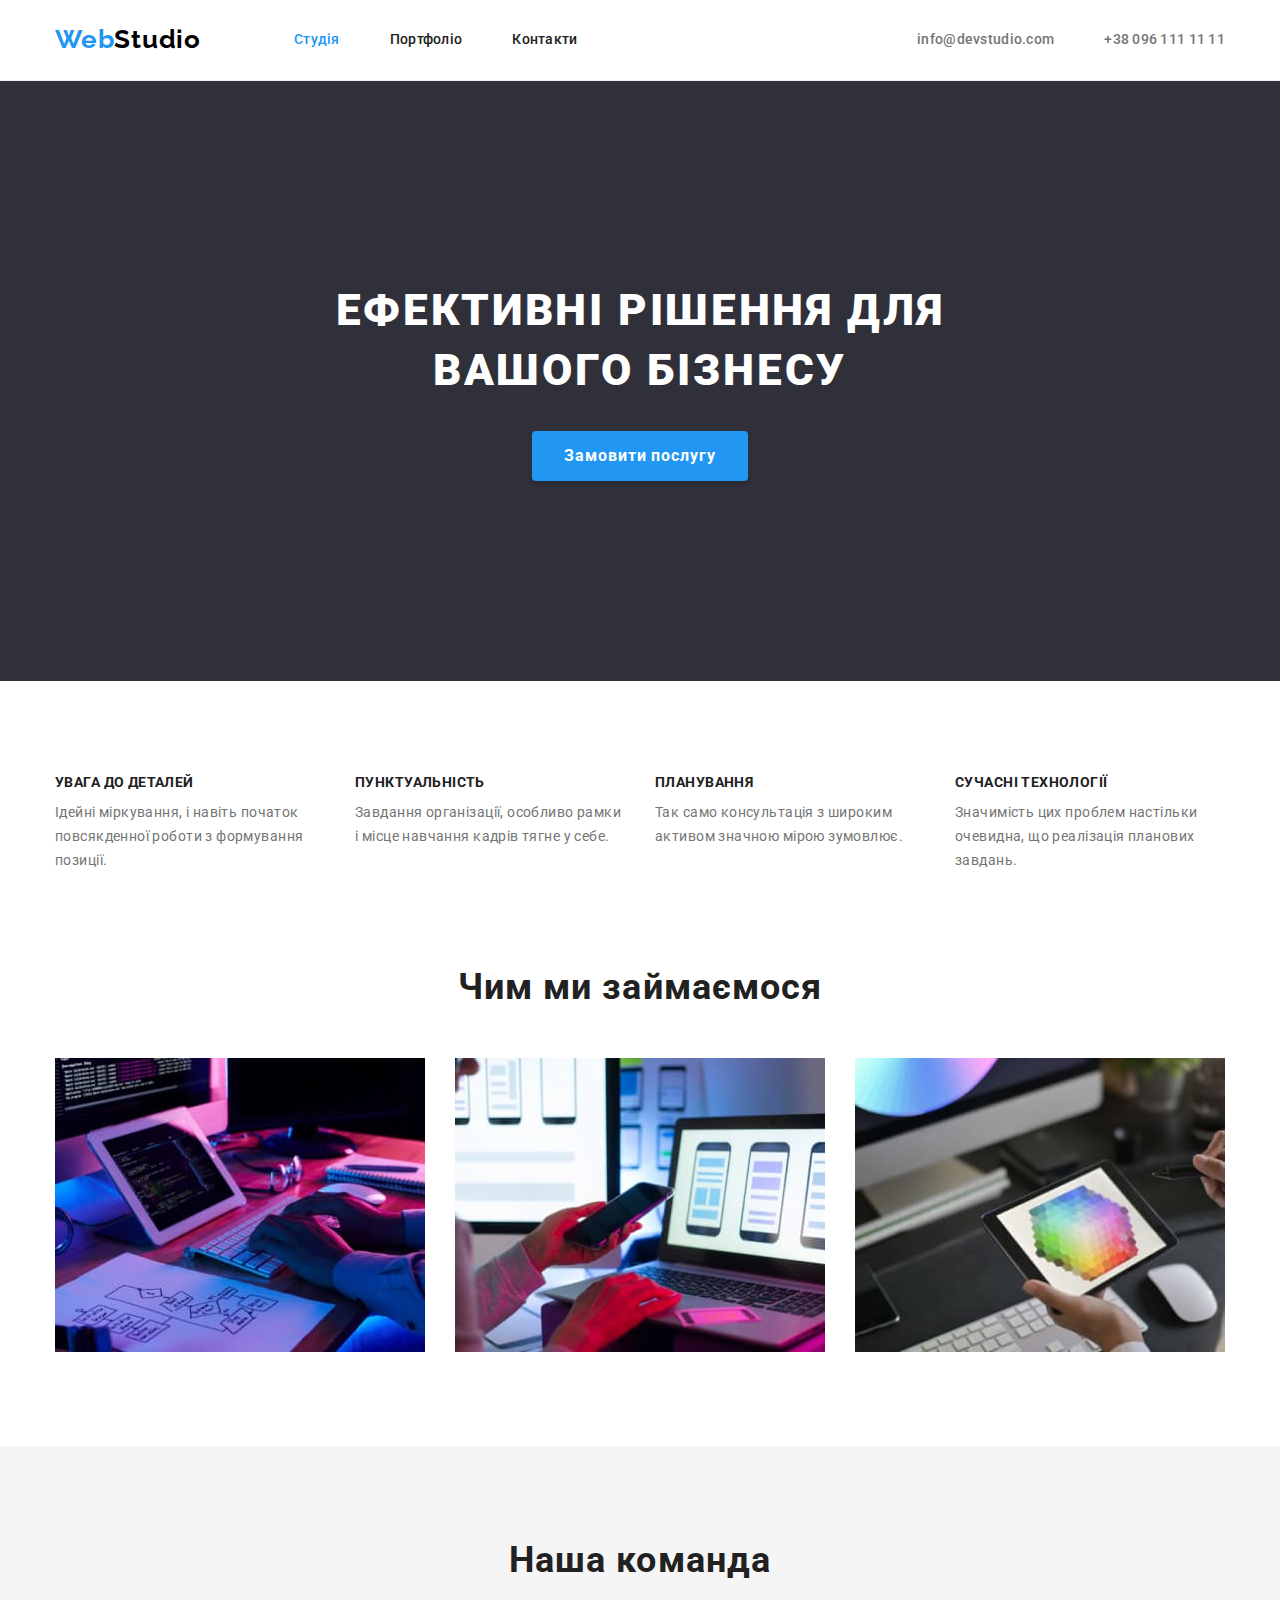
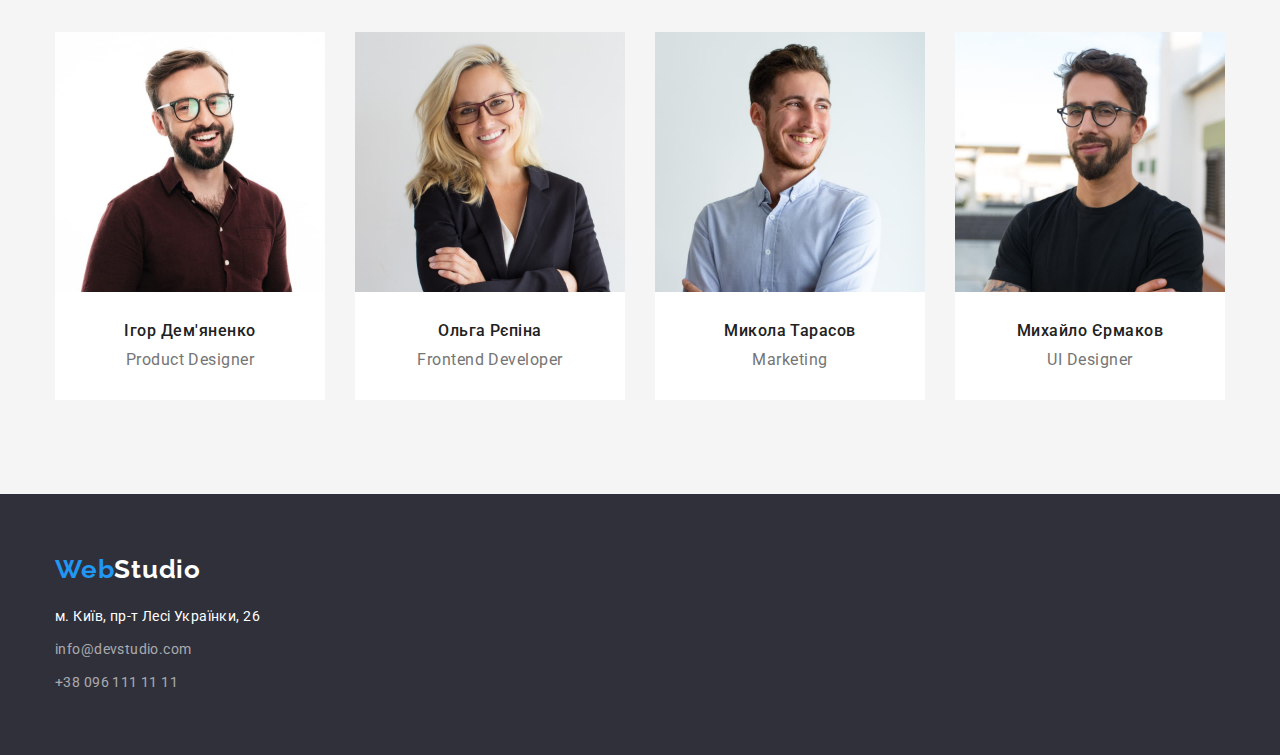
<file: index.html>
<!DOCTYPE html>
<html lang="uk">

<head>
  <meta charset="UTF-8" />
  <meta http-equiv="X-UA-Compatible" content="IE=edge" />
  <meta name="viewport" content="width=device-width, initial-scale=1.0" />
  <link rel="preconnect" href="https://fonts.googleapis.com" />
  <link rel="preconnect" href="https://fonts.gstatic.com" crossorigin />
  <link href="https://fonts.googleapis.com/css2?family=Raleway:wght@700&family=Roboto:wght@400;500;700;900&display=swap"
    rel="stylesheet" />
  <link rel="stylesheet" href="https://cdn.jsdelivr.net/npm/modern-normalize@1.1.0/modern-normalize.min.css" />
  <link rel="stylesheet" href="./css/styles.css" />
  <title>Студія</title>
</head>

<body>
  <header class="page-header">
    <div class="container page-header-container">
      <nav class="page-nav">
        <a class="logo logo-header" href="./index.html">Web<span class="logo-beginning">Studio</span>
        </a>
        <ul class="list-nav">
          <li class="nav-item">
            <a href="./index.html" class="list-nav-item item current">Студія</a>
          </li>
          <li class="nav-item">
            <a href="./portfolio.html" class="list-nav-item item">Портфоліо</a>
          </li>
          <li class="nav-item">
            <a href="" class="list-nav-item item">Контакти</a>
          </li>
        </ul>
      </nav>
      <ul class="list-contacts">
        <li class="nav-item">
          <a href="mailto:info@devstudio.com" class="list-contacts-item item">info@devstudio.com</a>
        </li>
        <li class="nav-item">
          <a href="tel:+380961111111" class="list-contacts-item item">+38 096 111 11 11</a>
        </li>
      </ul>
    </div>
  </header>

  <main id="Студія">
    <section class="hero">
      <div class="container">
        <h1 class="hero-title">Ефективні рішення для вашого бізнесу</h1>
        <button type="button" class="hero-btn">Замовити послугу</button>
      </div>
    </section>
    <section class="section">
      <div class="container advantage">
        <h2 class="visually-hidden">Наші особливості</h2>
        <ul class="advantages-list">
          <li class="advantage-item">
            <h3 class="advantage-title">Увага до деталей</h3>
            <p class="advantage-text">
              Ідейні міркування, і навіть початок повсякденної роботи з
              формування позиції.
            </p>
          </li>
          <li class="advantage-item">
            <h3 class="advantage-title">Пунктуальність</h3>
            <p class="advantage-text">
              Завдання організації, особливо рамки і місце навчання кадрів
              тягне у себе.
            </p>
          </li>
          <li class="advantage-item">
            <h3 class="advantage-title">Планування</h3>
            <p class="advantage-text">
              Так само консультація з широким активом значною мірою зумовлює.
            </p>
          </li>
          <li class="advantage-item">
            <h3 class="advantage-title">Сучасні технології</h3>
            <p class="advantage-text">
              Значимість цих проблем настільки очевидна, що реалізація
              планових завдань.
            </p>
          </li>
        </ul>
      </div>
    </section>
    <section class="section creation">
      <div class="container">
        <h2 class="title">Чим ми займаємося</h2>
        <ul class="creation-list">
          <li class="creation-list-item">
            <img src="./images/desktop_applications.jpg" alt="Створення десктопних програм" width="370" height="294"
              class="creation-item" />
          </li>
          <li class="creation-list-item">
            <img src="./images/mobile_applications.jpg" alt="Створення мобільних програм" width="370" height="294"
              class="creation-item" />
          </li>
          <li class="creation-list-item">
            <img src="./images/design_solutions.jpg" alt="Створення дизайнерських рішень" width="370" height="294"
              class="creation-item" />
          </li>
        </ul>
      </div>
    </section>
    <section class="section team">
      <div class="container">
        <h2 class="title">Наша команда</h2>
        <ul class="team-list">
          <li class="team-list-item">
            <img src="./images/product_designer.jpg" alt="Портрет дезайнера продукту" width="270" height="260" />
            <div class="team-info">
              <h3 class="team-worker">Ігор Дем'яненко</h3>
              <p lang="en" class="team-jobs">Product Designer</p>
            </div>
          </li>
          <li class="team-list-item">
            <img src="./images/developer.jpg" alt="Портрет розробника" width="270" height="260" />
            <div class="team-info">
              <h3 class="team-worker">Ольга Рєпіна</h3>
              <p lang="en" class="team-jobs">Frontend Developer</p>
            </div>
          </li>
          <li class="team-list-item">
            <img src="./images/marceting.jpg" alt="Портрет маркетолога" width="270" height="260" />
            <div class="team-info">
              <h3 class="team-worker">Микола Тарасов</h3>
              <p lang="en" class="team-jobs">Marketing</p>
            </div>
          </li>
          <li class="team-list-item">
            <img src="./images/ui_designer.jpg" alt="Портрет графічного дизайнера" width="270" height="260" />
            <div class="team-info">
              <h3 class="team-worker">Михайло Єрмаков</h3>
              <p lang="en" class="team-jobs">UI Designer</p>
            </div>
          </li>
        </ul>
      </div>
    </section>
  </main>
  <footer class="end">
    <div class="container">
      <address>
        <a class="logo logo-footer" href="./index.html">Web<span class="logo-end">Studio</span>
        </a>
        <ul class="end-list">
          <li class="end-item">
            <a href="https://goo.gl/maps/i76kAnxAng7i5AZp6" target="_blank" rel="noopener noreferrer nofollow"
              class="end-list-item item maps">м. Київ, пр-т Лесі Українки, 26</a>
          </li>
          <li class="end-item">
            <a href="mailto:info@devstudio.com" class="end-list-item item">info@devstudio.com</a>
          </li>
          <li class="end-item">
            <a href="tel:+380961111111" class="end-list-item item">+38 096 111 11 11</a>
          </li>
        </ul>
      </address>
    </div>
  </footer>
</body>

</html>
</file>
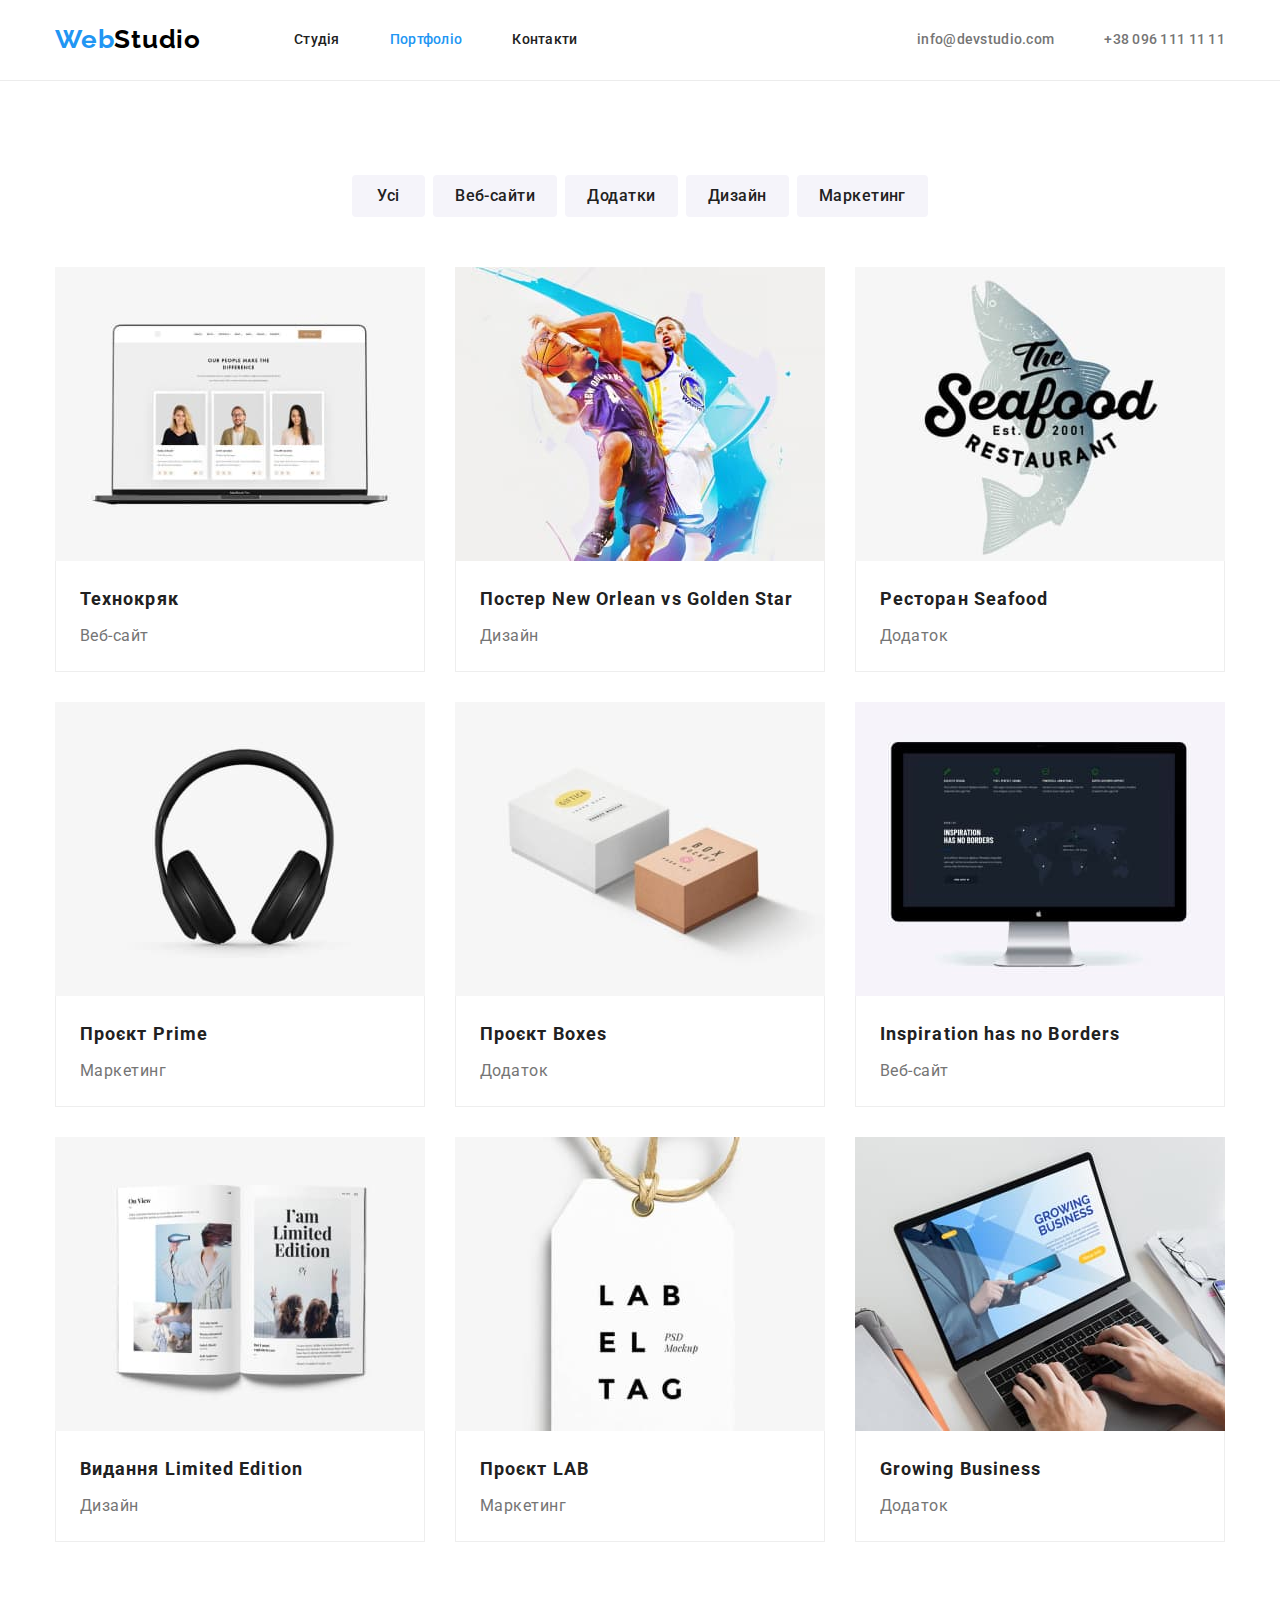
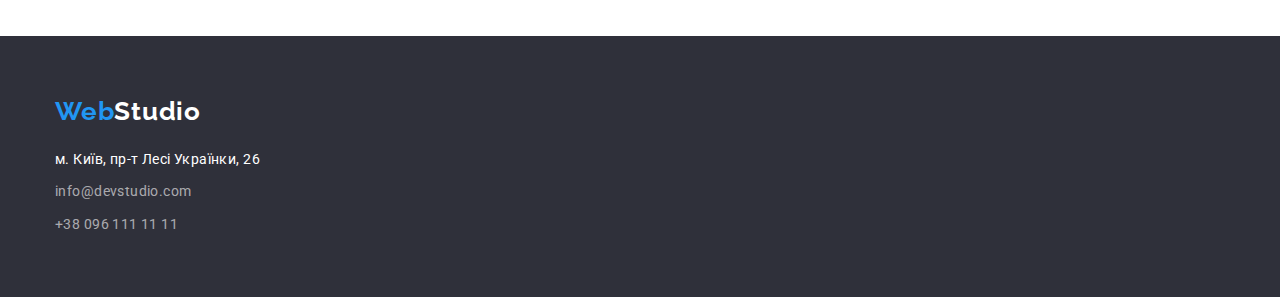
<file: portfolio.html>
<!DOCTYPE html>
<html lang="uk">
  <head>
    <meta charset="UTF-8" />
    <meta http-equiv="X-UA-Compatible" content="IE=edge" />
    <meta name="viewport" content="width=device-width, initial-scale=1.0" />
    <link rel="preconnect" href="https://fonts.googleapis.com" />
    <link rel="preconnect" href="https://fonts.gstatic.com" crossorigin />
    <link
      href="https://fonts.googleapis.com/css2?family=Raleway:wght@700&family=Roboto:wght@400;500;700;900&display=swap"
      rel="stylesheet"
    />
    <link
      rel="stylesheet"
      href="https://cdn.jsdelivr.net/npm/modern-normalize@1.1.0/modern-normalize.min.css"
    />
    <link rel="stylesheet" href="./css/styles.css" />
    <title>Портфоліо</title>
  </head>
  <body>
    <header class="page-header">
      <div class="container page-header-container">
        <nav class="page-nav">
          <a class="logo logo-header" href="./index.html"
            >Web<span class="logo-beginning">Studio</span>
          </a>
          <ul class="list-nav list">
            <li class="nav-item">
              <a href="./index.html" class="list-nav-item item ">Студія</a>
            </li>
            <li class="nav-item">
              <a href="./portfolio.html" class="list-nav-item item current">Портфоліо</a>
            </li>
            <li class="nav-item"><a href="" class="list-nav-item item">Контакти</a></li>
          </ul>
        </nav>
        <ul class="list-contacts list">
          <li class="nav-item">
            <a href="mailto:info@devstudio.com" class="list-contacts-item item"
              >info@devstudio.com</a
            >
          </li>
          <li class="nav-item">
            <a href="tel:+380961111111" class="list-contacts-item item"
              >+38 096 111 11 11</a
            >
          </li>
        </ul>
      </div>
    </header>
    <main>
      <section class=" section">
        <div class="container">
           <h1 class="visually-hidden">Портфоліо</h1>
        <ul class="filter list">
          <li><button type="button" class="filter-btn" >Усі</button></li>
          <li><button type="button" class="filter-btn">Веб-сайти</button></li>
          <li><button type="button" class="filter-btn">Додатки</button></li>
          <li><button type="button" class="filter-btn">Дизайн</button></li>
          <li><button type="button" class="filter-btn">Маркетинг</button></li>
        </ul>
        <ul class="project-list list">
          <li class="project-item">
            <img
              src="./images/technocracy.jpg"
              alt="Ноутбук"
              width="370"
              height="294"
            />
            <div class="card">
               <h2 class="project-title">Технокряк</h2>
               <p class="project-text">Веб-сайт</p>
            </div>
           
          </li>
          <li class="project-item">
            <img
              src="./images/poster.jpg"
              alt="Два боскетболіта"
              width="370"
              height="294"
            />
            <div class="card">
               <h2 class="project-title">Постер New Orlean vs Golden Star</h2>
               <p class="project-text">Дизайн</p>
            </div>

           
          </li>
          <li class="project-item">
            <img
              src="./images/restaurant.jpg"
              alt="Логотип ресторану у вигляді риби"
              width="370"
              height="294"
            />
            <div class="card">
              <h2 class="project-title">Ресторан Seafood</h2>
              <p class="project-text">Додаток</p>
            </div>
          </li>
          <li class="project-item">
            <img
              src="./images/project-prime.jpg"
              alt="Навушники"
              width="370"
              height="294"
            />
            <div class="card">
              <h2 class="project-title">Проєкт Prime</h2>
              <p class="project-text">Маркетинг</p>
            </div>
          </li>
          <li class="project-item">
            <img
              src="./images/project-boxes.jpg"
              alt="Дві коробки"
              width="370"
              height="294"
            />
            <div class="card">
              <h2 class="project-title">Проєкт Boxes</h2>
              <p class="project-text">Додаток</p>
            </div>
          </li>
          <li class="project-item">
            <img
              src="./images/inspirations-has-no-borders.jpg"
              alt="Монітор компьютера"
              width="370"
              height="294"
            />
            <div class="card">
              <h2 class="project-title">Inspiration has no Borders</h2>
              <p class="project-text">Веб-сайт</p>
            </div>
          </li>
          <li class="project-item">
            <img
              src="./images/edition.jpg"
              alt="Журнал"
              width="370"
              height="294"
            />
            <div class="card">
                <h2 class="project-title">Видання Limited Edition</h2>
                <p class="project-text">Дизайн</p>
            </div>
          </li>
          <li class="project-item">
            <img
              src="./images/project-lab.jpg"
              alt="Бірка"
              width="370"
              height="294"
            />
            <div class="card">
              <h2 class="project-title">Проєкт LAB</h2>
              <p class="project-text">Маркетинг</p>
            </div>
          </li>
          <li class="project-item">
            <img
              src="./images/growing-business.jpg"
              alt="Ноутбук"
              width="370"
              height="294"
            />
            <div class="card">
              <h2 class="project-title">Growing Business</h2>
              <p class="project-text">Додаток</p>
            </div>
          </li class="project-item">
        </ul>
        </div>
       
      </section>
    </main>
   <footer class="end">

     <div class="container">
       <address>
        <a class="logo logo-footer" href="./index.html"
          >Web<span class="logo-end">Studio</span>
        </a>
        <ul class="end-list list">
          <li class="end-item">
            <a
              href="https://goo.gl/maps/i76kAnxAng7i5AZp6"
              target="_blank"
              rel="noopener noreferrer nofollow"
              class="end-list-item item maps"
              >м. Київ, пр-т Лесі Українки, 26</a
            >
          </li>
          <li class="end-item">
            <a href="mailto:info@devstudio.com" class="end-list-item item"
              >info@devstudio.com</a
            >
          </li>
          <li class="end-item">
            <a href="tel:+380961111111" class="end-list-item item"
              >+38 096 111 11 11</a
            >
          </li>
        </ul>
      </address>
     </div>
    </footer>
  </body>
</html>
</file>
<file: css/styles.css>
:root {
    --accent-color: #2196F3;
    --primari-text-color-teme-dark: #ffffff;
    --secondary-text-color-teme-dark: rgba(255, 255, 255, 0.6);
    --primari-text-color-teme-light: #757575;
    --secondary-text-color-teme-light: #212121;
    --fon-teme-dark: #2F303A;
    --fon-teme-light: #F5F5F5;
    --color-logo-header: #000;
    --color-logo-footer: #fff;
    --color-btn-active: #188CE8;
    --color-btn: #F5F4FA;
    --color-boody: #ffffff;
    --normal-font-weding: font-weight: 400;

}

h1,
h2,
h3,
p {
    margin-top: 0;
    margin-bottom: 0;
}

ul {
    margin-top: 0;
    margin-bottom: 0;
    padding-left: 0;
    list-style: none;
}

img {
    display: block;
    min-width: 100%;
    height: auto;
}

body {
    font-family: 'Roboto', sans-serif;
    background-color: var(--color-boody);
    color: var(--primari-text-color-teme-light);
    font-weight: var(--normal-font-weding);

}

.container {
    width: 1200px;
    margin-left: auto;
    margin-right: auto;
    padding-left: 15px;
    padding-right: 15px;

}

/* HEADER */
.page-header {
    border-bottom: 1px solid #ECECEC;
}

.logo {
    font-family: 'Raleway', sans-serif;
    font-weight: 700;
    font-size: 26px;
    line-height: 1.2;
    letter-spacing: 0.03em;
    color: var(--accent-color);
    text-decoration: none;

}

.logo-header {
    margin-right: 93px;
}


.logo-beginning {
    color: var(--color-logo-header);
}

.item {
    text-decoration: none;

}

.logo-header,
.list-nav-item,
.list-contacts-item {
    padding-top: 24px;
    padding-bottom: 25px;
}

.page-nav,
.page-header-container,
.list-nav,
.list-contacts {
    display: flex;
    align-items: center;

}

.page-header-container,
.list-nav,
.list-contacts {
    column-gap: 50px;

}


.list-contacts {
    margin-left: auto;
}

.list-nav,
.list-contacts {
    font-weight: 500;
    font-size: 14px;
    line-height: 1.14;
    letter-spacing: 0.02em;
}

.list-nav-item {
    color: var(--secondary-text-color-teme-light);
}

.list-contacts-item {
    color: var(--primari-text-color-teme-light);
}

.list-nav-item:hover,
.list-nav-item:focus {
    color: var(--accent-color);
}

.list-contacts-item:hover,
.list-contacts-item:focus {
    color: var(--accent-color);

}

.list-nav .item.current {
    color: var(--accent-color);
}

/* HERO */
.hero {
    padding-top: 200px;
    padding-bottom: 200px;
    background-color: var(--fon-teme-dark);
    text-align: center;
}

.hero-title {
    margin-bottom: 30px;
    width: 700px;
    margin-left: auto;
    margin-right: auto;


    font-weight: 900;
    font-size: 44px;
    line-height: 1.36;
    letter-spacing: 0.06em;
    text-transform: uppercase;
    color: var(--primari-text-color-teme-dark);
}

.title {
    text-align: center;
    margin-bottom: 50px;
    font-weight: 700;
    font-size: 36px;
    line-height: 1.16;
    letter-spacing: 0.03em;
    color: var(--secondary-text-color-teme-light);
}

.hero-btn {
    padding-top: 10px;
    padding-bottom: 10px;
    padding-left: 32px;
    padding-right: 32px;


    font-weight: 700;
    font-size: 16px;
    line-height: 1.87;
    letter-spacing: 0.06em;
    cursor: pointer;
    background-color: var(--accent-color);
    color: var(--primari-text-color-teme-dark);
    border: 0;
    box-shadow: 0px 4px 4px rgba(0, 0, 0, 0.15);
    border-radius: 4px;
    border-color: transparent;


}

.hero-btn:hover,
.hero-btn:focus {
    background-color: var(--color-btn-active);
}

/* ADVANTAGES */
.section {
    padding-top: 94px;
    padding-bottom: 94px;
}

.advantages-list {
    display: flex;
}

.advantage-item {
    width: calc((100% - 90px) / 4);
    margin-right: 30px;
}

.advantage-item:nth-child(4n) {
    margin-right: 0;
}


.visually-hidden {
    position: absolute;
    white-space: nowrap;
    width: 1px;
    height: 1px;
    overflow: hidden;
    border: 0;
    padding: 0;
    clip: rect(0 0 0 0);
    clip-path: inset(50%);
    margin: -1px;
}

.advantage-title {
    margin-bottom: 10px;
    font-weight: 700;
    font-size: 14px;
    line-height: 1.14;
    letter-spacing: 0.03em;
    text-transform: uppercase;
    color: var(--secondary-text-color-teme-light);

}

.advantage-text {
    font-size: 14px;
    line-height: 1.71;
    letter-spacing: 0.03em;
}

/* CREATION */
.creation {
    padding-top: 0;
}

.creation-list {
    display: flex;
}

.creation-list-item {
    width: calc((100% - 60px) / 3);
    margin-right: 30px;
}

.creation-list-item:nth-child(3n) {
    margin-right: 0;
}


/* TEAM */
.team {
    text-align: center;
    background: #F5F5F5;

}

.team-list {
    display: flex;
    /* gap: 30px; */
}

.team-list-item {
    width: calc((100%-90px) / 4);
    margin-right: 30px;
    background: #fff;
}

.team-list-item:nth-child(4n) {
    margin-right: 0;
}

.team-worker {
    margin-bottom: 10px;
    font-weight: 500;
    font-size: 16px;
    line-height: 1.18;
    letter-spacing: 0.03em;
    color: var(--secondary-text-color-teme-light);
}

.team-jobs {
    font-size: 16px;
    line-height: 1.18;
    letter-spacing: 0.03em;
}

.team-info {
    padding-top: 30px;
    padding-right: 30px;
    padding-left: 30px;
    padding-bottom: 30px;

}

/* FOOTER */
address {
    font-style: normal;
}

.end {
    padding-top: 60px;
    padding-bottom: 60px;
    background-color: var(--fon-teme-dark);
}

.logo-footer {
    display: inline-block;
    margin-bottom: 20px;
}

.logo-end {
    color: var(--color-logo-footer);
}


.end-list-item {
    font-size: 14px;
    line-height: 1.71;
    letter-spacing: 0.03em;
    color: var(--secondary-text-color-teme-dark);

}

.end-item:not(:last-child) {
    margin-bottom: 9px;

}

.end-list-item:hover,
.end-list-item:focus {
    color: var(--accent-color);
}

.maps {
    color: var(--primari-text-color-teme-dark);

}

/* PORTFOLIO */

.filter {
    margin-bottom: 50px;
    display: flex;
    justify-content: center;
    column-gap: 8px;


}

.filter-btn {
    min-width: 73px;
    padding-top: 6px;
    padding-bottom: 6px;
    padding-left: 20px;
    padding-right: 20px;
    font-weight: 500;
    font-size: 16px;
    line-height: 1.62;
    letter-spacing: 0.03em;
    cursor: pointer;
    background-color: var(--color-btn);
    color: var(--secondary-text-color-teme-light);
    border-color: transparent;
    border-radius: 4px;
}

.filter-btn:hover,
.filter-btn:focus {
    background-color: var(--accent-color);
    color: var(--primari-text-color-teme-dark);

}

.project-list {
    display: flex;
    flex-wrap: wrap;

}

.project-item {
    width: calc((100% - 60px) / 3);
    margin-right: 30px;
    margin-bottom: 30px;
}

.project-item:nth-child(3n) {
    margin-right: 0;
}

.project-item:nth-last-child(-n + 3) {
    margin-bottom: 0;
}

.card {
    padding-top: 20px;
    padding-bottom: 20px;
    padding-right: 24px;
    padding-left: 24px;
    border-bottom: 1px solid #EEEEEE;
    border-left: 1px solid #EEEEEE;
    border-right: 1px solid #EEEEEE;
}

.project-title {
    margin-bottom: 4px;
    font-weight: 700;
    font-size: 18px;
    line-height: 2;
    letter-spacing: 0.06em;
    color: var(--secondary-text-color-teme-light);
}

.project-text {
    font-size: 16px;
    line-height: 1.88;
    letter-spacing: 0.03em;
}
</file>
